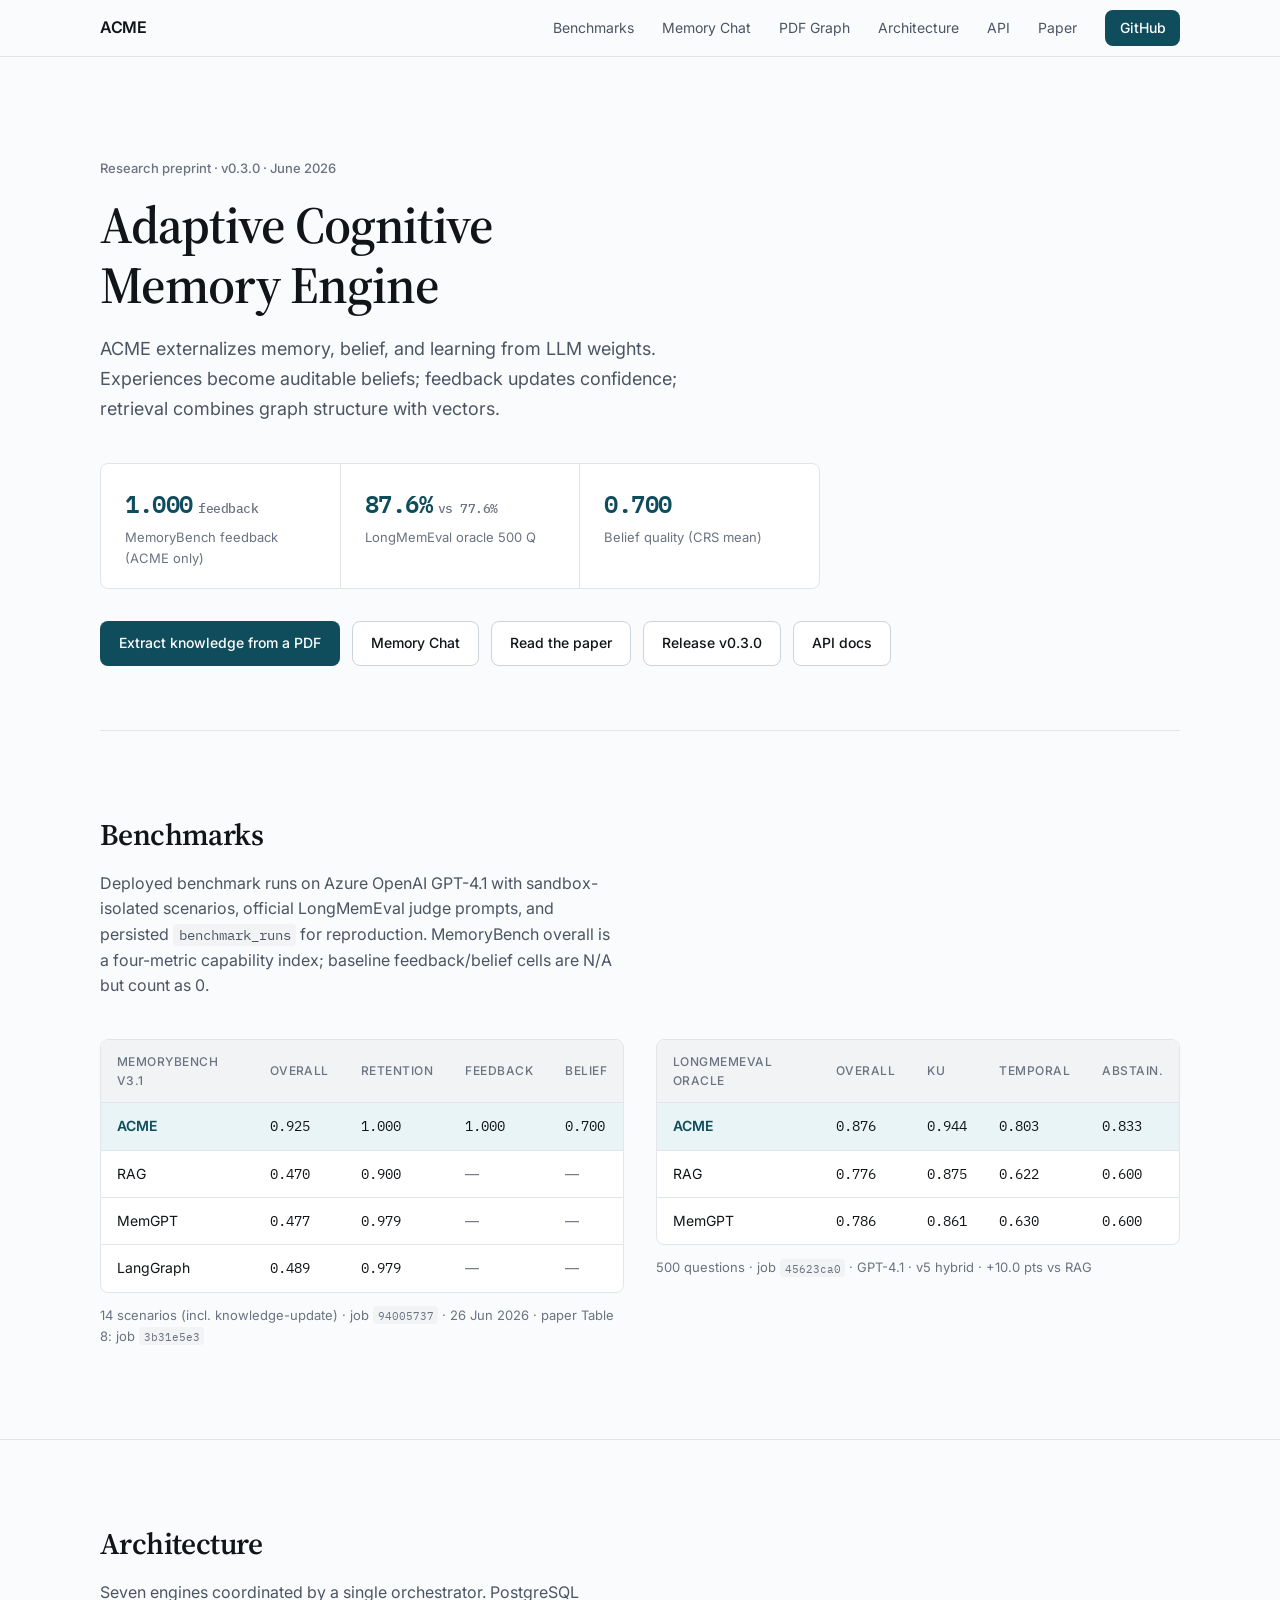
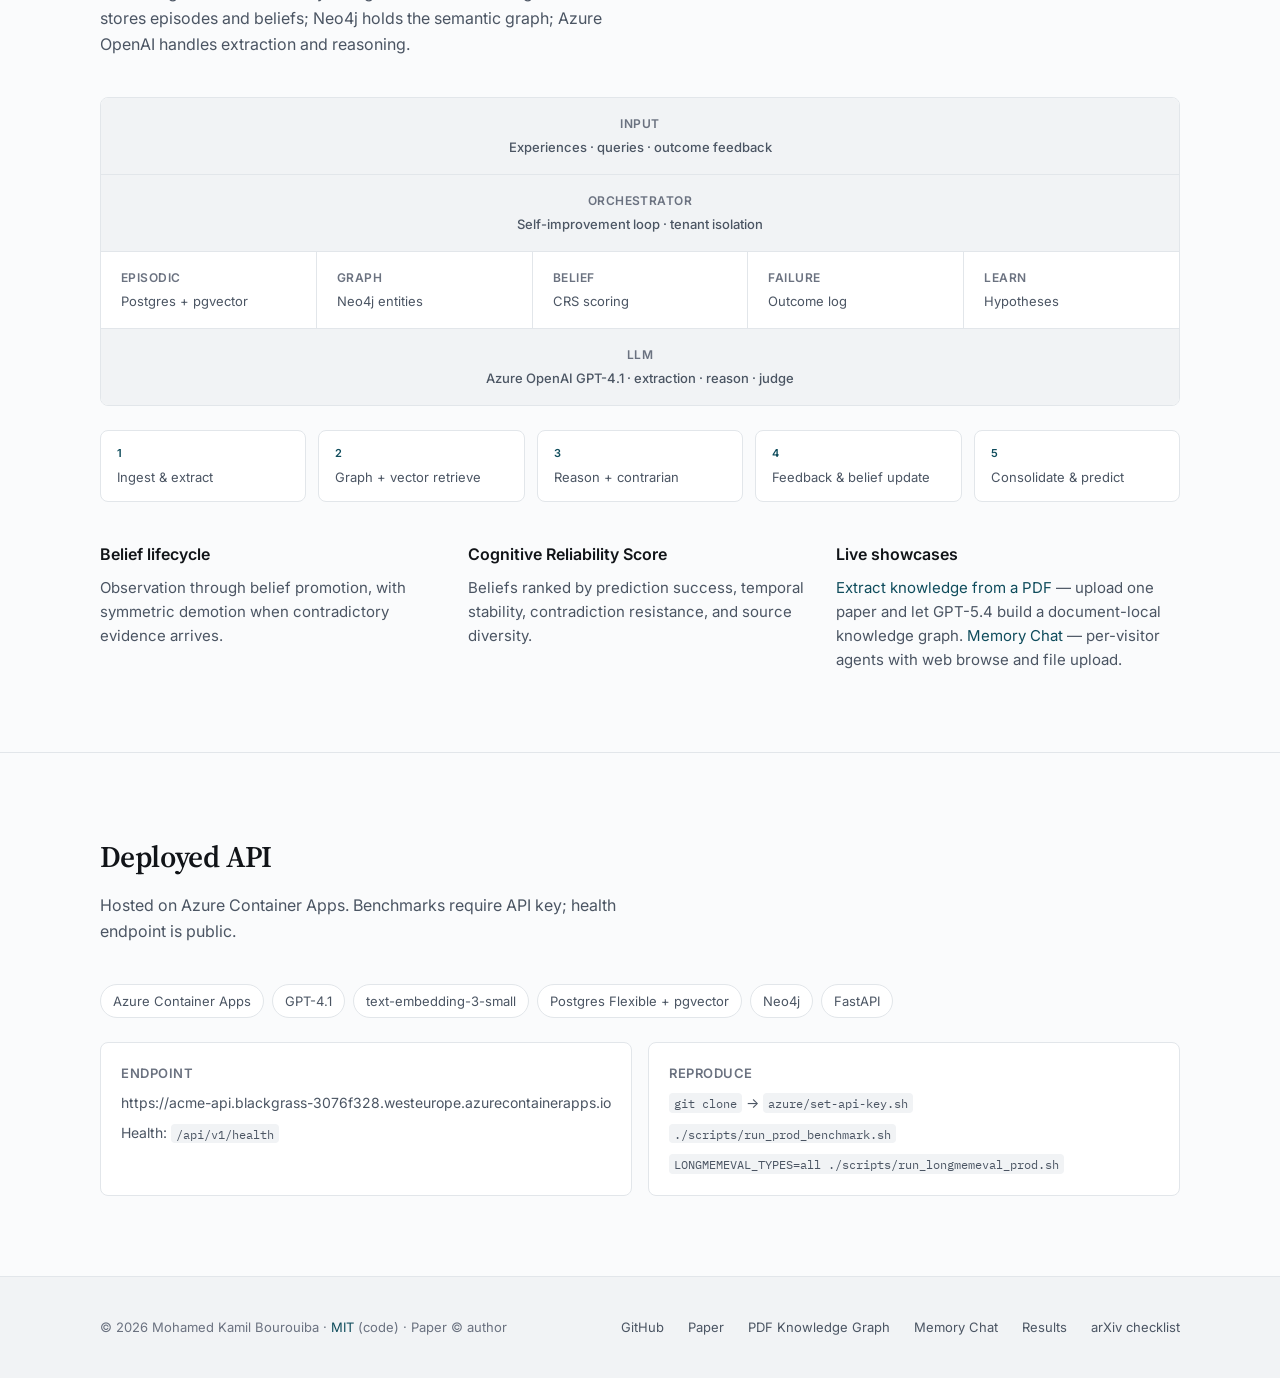
<file: index.html>
<!DOCTYPE html>
<html lang="en">
<head>
  <meta charset="UTF-8">
  <meta name="viewport" content="width=device-width, initial-scale=1.0, viewport-fit=cover">
  <title>ACME — Adaptive Cognitive Memory Engine</title>
  <meta name="description" content="External cognitive memory for LLMs. MemoryBench belief+feedback metrics; LongMemEval oracle 87.6%. Azure OpenAI GPT-4.1 benchmarks.">
  <meta property="og:title" content="ACME — Adaptive Cognitive Memory Engine">
  <meta property="og:description" content="Belief lifecycle, graph memory, and reproducible benchmarks on MemoryBench and LongMemEval.">
  <meta property="og:type" content="website">
  <link rel="preconnect" href="https://fonts.googleapis.com">
  <link rel="preconnect" href="https://fonts.gstatic.com" crossorigin>
  <link href="https://fonts.googleapis.com/css2?family=IBM+Plex+Mono:wght@500;600&family=Inter:wght@400;500;600&family=Source+Serif+4:opsz,wght@8..60,600&display=swap" rel="stylesheet">
  <link rel="stylesheet" href="assets/style.css?v=3">
</head>
<body>
  <nav class="nav">
    <div class="container nav-inner">
      <a class="logo" href="#">ACME</a>
      <button class="menu-btn" type="button" aria-label="Menu" aria-expanded="false" id="nav-menu-btn">☰</button>
      <div class="nav-links">
        <a href="#benchmarks">Benchmarks</a>
        <a href="https://acme-api.blackgrass-3076f328.westeurope.azurecontainerapps.io/api/v1/chat/" target="_blank" rel="noopener">Memory Chat</a>
        <a href="https://acme-api.blackgrass-3076f328.westeurope.azurecontainerapps.io/" target="_blank" rel="noopener">PDF Graph</a>
        <a href="#architecture">Architecture</a>
        <a href="#stack">API</a>
        <a href="PAPER.pdf" target="_blank" rel="noopener">Paper</a>
        <a class="nav-cta" href="https://github.com/KamilBourouiba/ACME" target="_blank" rel="noopener">GitHub</a>
      </div>
    </div>
  </nav>

  <header class="hero container">
    <p class="hero-eyebrow">Research preprint · v0.3.0 · June 2026</p>
    <h1>Adaptive Cognitive Memory Engine</h1>
    <p class="hero-lead">
      ACME externalizes memory, belief, and learning from LLM weights.
      Experiences become auditable beliefs; feedback updates confidence; retrieval combines graph structure with vectors.
    </p>
    <div class="metrics">
      <div class="metric">
        <div class="metric-value">1.000<span>feedback</span></div>
        <div class="metric-label">MemoryBench feedback (ACME only)</div>
      </div>
      <div class="metric">
        <div class="metric-value">87.6%<span>vs 77.6%</span></div>
        <div class="metric-label">LongMemEval oracle 500 Q</div>
      </div>
      <div class="metric">
        <div class="metric-value">0.700</div>
        <div class="metric-label">Belief quality (CRS mean)</div>
      </div>
    </div>
    <div class="hero-actions">
      <a class="btn btn-primary" href="https://acme-api.blackgrass-3076f328.westeurope.azurecontainerapps.io/" target="_blank" rel="noopener">Extract knowledge from a PDF</a>
      <a class="btn btn-outline" href="https://acme-api.blackgrass-3076f328.westeurope.azurecontainerapps.io/api/v1/chat/" target="_blank" rel="noopener">Memory Chat</a>
      <a class="btn btn-outline" href="PAPER.pdf" target="_blank" rel="noopener">Read the paper</a>
      <a class="btn btn-outline" href="https://github.com/KamilBourouiba/ACME/releases/tag/v0.3.0-longmemeval-v5" target="_blank" rel="noopener">Release v0.3.0</a>
      <a class="btn btn-outline" href="https://acme-api.blackgrass-3076f328.westeurope.azurecontainerapps.io/docs" target="_blank" rel="noopener">API docs</a>
    </div>
  </header>

  <section id="benchmarks">
    <div class="container">
      <div class="section-header">
        <h2>Benchmarks</h2>
        <p>
          Deployed benchmark runs on Azure OpenAI GPT-4.1 with sandbox-isolated scenarios,
          official LongMemEval judge prompts, and persisted <code>benchmark_runs</code> for reproduction.
          MemoryBench overall is a four-metric capability index; baseline feedback/belief cells are N/A but count as 0.
        </p>
      </div>

      <div class="bench-grid">
        <div class="bench-card">
          <div class="table-wrap bench-table">
            <table>
              <thead>
                <tr>
                  <th>MemoryBench v3.1</th>
                  <th>Overall</th>
                  <th>Retention</th>
                  <th>Feedback</th>
                  <th>Belief</th>
                </tr>
              </thead>
              <tbody>
                <tr class="highlight">
                  <td>ACME</td>
                  <td class="num">0.925</td>
                  <td class="num">1.000</td>
                  <td class="num">1.000</td>
                  <td class="num">0.700</td>
                </tr>
                <tr>
                  <td>RAG</td>
                  <td class="num">0.470</td>
                  <td class="num">0.900</td>
                  <td class="na">—</td>
                  <td class="na">—</td>
                </tr>
                <tr>
                  <td>MemGPT</td>
                  <td class="num">0.477</td>
                  <td class="num">0.979</td>
                  <td class="na">—</td>
                  <td class="na">—</td>
                </tr>
                <tr>
                  <td>LangGraph</td>
                  <td class="num">0.489</td>
                  <td class="num">0.979</td>
                  <td class="na">—</td>
                  <td class="na">—</td>
                </tr>
              </tbody>
            </table>
          </div>
          <p class="caption">14 scenarios (incl. knowledge-update) · job <code>94005737</code> · 26 Jun 2026 · paper Table 8: job <code>3b31e5e3</code></p>
        </div>

        <div class="bench-card">
          <div class="table-wrap bench-table">
            <table>
              <thead>
                <tr>
                  <th>LongMemEval oracle</th>
                  <th>Overall</th>
                  <th>KU</th>
                  <th>Temporal</th>
                  <th>Abstain.</th>
                </tr>
              </thead>
              <tbody>
                <tr class="highlight">
                  <td>ACME</td>
                  <td class="num">0.876</td>
                  <td class="num">0.944</td>
                  <td class="num">0.803</td>
                  <td class="num">0.833</td>
                </tr>
                <tr>
                  <td>RAG</td>
                  <td class="num">0.776</td>
                  <td class="num">0.875</td>
                  <td class="num">0.622</td>
                  <td class="num">0.600</td>
                </tr>
                <tr>
                  <td>MemGPT</td>
                  <td class="num">0.786</td>
                  <td class="num">0.861</td>
                  <td class="num">0.630</td>
                  <td class="num">0.600</td>
                </tr>
              </tbody>
            </table>
          </div>
          <p class="caption">500 questions · job <code>45623ca0</code> · GPT-4.1 · v5 hybrid · +10.0 pts vs RAG</p>
        </div>
      </div>
    </div>
  </section>

  <section id="architecture">
    <div class="container">
      <div class="section-header">
        <h2>Architecture</h2>
        <p>
          Seven engines coordinated by a single orchestrator.
          PostgreSQL stores episodes and beliefs; Neo4j holds the semantic graph; Azure OpenAI handles extraction and reasoning.
        </p>
      </div>

      <div class="arch-flow">
        <div class="arch-row">
          <div class="arch-node arch-center" style="flex: 2;">
            <strong>Input</strong>
            <span>Experiences · queries · outcome feedback</span>
          </div>
        </div>
        <div class="arch-row">
          <div class="arch-node arch-center" style="flex: 2;">
            <strong>Orchestrator</strong>
            <span>Self-improvement loop · tenant isolation</span>
          </div>
        </div>
        <div class="arch-row">
          <div class="arch-node">
            <strong>Episodic</strong>
            <span>Postgres + pgvector</span>
          </div>
          <div class="arch-node">
            <strong>Graph</strong>
            <span>Neo4j entities</span>
          </div>
          <div class="arch-node">
            <strong>Belief</strong>
            <span>CRS scoring</span>
          </div>
          <div class="arch-node">
            <strong>Failure</strong>
            <span>Outcome log</span>
          </div>
          <div class="arch-node">
            <strong>Learn</strong>
            <span>Hypotheses</span>
          </div>
        </div>
        <div class="arch-row">
          <div class="arch-node arch-center" style="flex: 2;">
            <strong>LLM</strong>
            <span>Azure OpenAI GPT-4.1 · extraction · reason · judge</span>
          </div>
        </div>
      </div>

      <div class="arch-pipeline">
        <div class="arch-step"><em>1</em>Ingest &amp; extract</div>
        <div class="arch-step"><em>2</em>Graph + vector retrieve</div>
        <div class="arch-step"><em>3</em>Reason + contrarian</div>
        <div class="arch-step"><em>4</em>Feedback &amp; belief update</div>
        <div class="arch-step"><em>5</em>Consolidate &amp; predict</div>
      </div>

      <div class="features" style="margin-top: 2.5rem;">
        <div class="feature">
          <h3>Belief lifecycle</h3>
          <p>Observation through belief promotion, with symmetric demotion when contradictory evidence arrives.</p>
        </div>
        <div class="feature">
          <h3>Cognitive Reliability Score</h3>
          <p>Beliefs ranked by prediction success, temporal stability, contradiction resistance, and source diversity.</p>
        </div>
        <div class="feature">
          <h3>Live showcases</h3>
          <p><a href="https://acme-api.blackgrass-3076f328.westeurope.azurecontainerapps.io/" target="_blank" rel="noopener">Extract knowledge from a PDF</a> — upload one paper and let GPT-5.4 build a document-local knowledge graph. <a href="https://acme-api.blackgrass-3076f328.westeurope.azurecontainerapps.io/api/v1/chat/" target="_blank" rel="noopener">Memory Chat</a> — per-visitor agents with web browse and file upload.</p>
        </div>
      </div>
    </div>
  </section>

  <section id="stack">
    <div class="container">
      <div class="section-header">
        <h2>Deployed API</h2>
        <p>Hosted on Azure Container Apps. Benchmarks require API key; health endpoint is public.</p>
      </div>

      <div class="stack-list">
        <span>Azure Container Apps</span>
        <span>GPT-4.1</span>
        <span>text-embedding-3-small</span>
        <span>Postgres Flexible + pgvector</span>
        <span>Neo4j</span>
        <span>FastAPI</span>
      </div>

      <div class="info-grid">
        <div class="info-card">
          <h3>Endpoint</h3>
          <p>https://acme-api.blackgrass-3076f328.westeurope.azurecontainerapps.io</p>
          <p>Health: <code>/api/v1/health</code></p>
        </div>
        <div class="info-card">
          <h3>Reproduce</h3>
          <p><code>git clone</code> → <code>azure/set-api-key.sh</code></p>
          <p><code>./scripts/run_prod_benchmark.sh</code></p>
          <p><code>LONGMEMEVAL_TYPES=all ./scripts/run_longmemeval_prod.sh</code></p>
        </div>
      </div>
    </div>
  </section>

  <footer>
    <div class="container footer-inner">
      <div>© 2026 Mohamed Kamil Bourouiba · <a href="https://github.com/KamilBourouiba/ACME/blob/main/LICENSE">MIT</a> (code) · Paper © author</div>
      <div class="footer-links">
        <a href="https://github.com/KamilBourouiba/ACME" target="_blank" rel="noopener">GitHub</a>
        <a href="PAPER.pdf" target="_blank" rel="noopener">Paper</a>
        <a href="https://acme-api.blackgrass-3076f328.westeurope.azurecontainerapps.io/" target="_blank" rel="noopener">PDF Knowledge Graph</a>
        <a href="https://acme-api.blackgrass-3076f328.westeurope.azurecontainerapps.io/api/v1/chat/" target="_blank" rel="noopener">Memory Chat</a>
        <a href="https://github.com/KamilBourouiba/ACME/blob/main/docs/BENCHMARK_RESULTS.md" target="_blank" rel="noopener">Results</a>
        <a href="https://github.com/KamilBourouiba/ACME/blob/main/docs/ARXIV_SUBMISSION.md" target="_blank" rel="noopener">arXiv checklist</a>
      </div>
    </div>
  </footer>
  <script src="assets/site.js" defer></script>
</body>
</html>
</file>
<file: assets/style.css>
:root {
  --bg: #fafbfc;
  --bg-subtle: #f1f3f5;
  --surface: #ffffff;
  --border: #e2e6ea;
  --border-strong: #cdd3da;
  --text: #111418;
  --text-secondary: #4b5563;
  --text-muted: #6b7280;
  --accent: #0f4c5c;
  --accent-light: #e8f4f6;
  --accent-hover: #0a3a47;
  --positive: #047857;
  --max: 1080px;
  --narrow: 640px;
  --radius: 8px;
  --font: "Inter", system-ui, -apple-system, sans-serif;
  --serif: "Source Serif 4", Georgia, serif;
  --mono: "IBM Plex Mono", ui-monospace, monospace;
}

*,
*::before,
*::after {
  box-sizing: border-box;
}

html {
  scroll-behavior: smooth;
}

body {
  margin: 0;
  font-family: var(--font);
  font-size: 1rem;
  line-height: 1.6;
  color: var(--text);
  background: var(--bg);
  -webkit-font-smoothing: antialiased;
}

a {
  color: var(--accent);
  text-decoration: none;
}

a:hover {
  text-decoration: underline;
}

code {
  font-family: var(--mono);
  font-size: 0.875em;
  background: var(--bg-subtle);
  padding: 0.15em 0.4em;
  border-radius: 4px;
}

.container {
  width: min(var(--max), calc(100% - 2rem));
  margin-inline: auto;
  padding-inline: max(0px, env(safe-area-inset-left)) max(0px, env(safe-area-inset-right));
}

/* —— Nav —— */
.nav {
  position: sticky;
  top: 0;
  z-index: 50;
  background: rgba(250, 251, 252, 0.92);
  backdrop-filter: blur(8px);
  border-bottom: 1px solid var(--border);
}

.nav-inner {
  display: flex;
  align-items: center;
  justify-content: space-between;
  height: 3.5rem;
  gap: 1rem;
}

.logo {
  font-weight: 600;
  font-size: 1rem;
  letter-spacing: -0.02em;
  color: var(--text);
  text-decoration: none;
}

.logo:hover {
  text-decoration: none;
}

.nav-links {
  display: flex;
  align-items: center;
  gap: 1.75rem;
  font-size: 0.875rem;
}

.nav-links a {
  color: var(--text-secondary);
  text-decoration: none;
}

.nav-links a:hover {
  color: var(--text);
  text-decoration: none;
}

.nav-cta {
  padding: 0.4rem 0.9rem;
  background: var(--accent);
  color: #fff !important;
  border-radius: var(--radius);
  font-weight: 500;
}

.nav-cta:hover {
  background: var(--accent-hover);
}

.menu-btn {
  display: none;
  background: none;
  border: 1px solid var(--border);
  border-radius: var(--radius);
  padding: 0.35rem 0.6rem;
  font-size: 1.1rem;
  cursor: pointer;
  color: var(--text);
}

/* —— Hero —— */
.hero {
  padding: clamp(3.5rem, 8vw, 5.5rem) 0 clamp(3rem, 6vw, 4rem);
  border-bottom: 1px solid var(--border);
}

.hero-eyebrow {
  font-size: 0.8125rem;
  font-weight: 500;
  color: var(--text-muted);
  margin-bottom: 1rem;
}

.hero h1 {
  font-family: var(--serif);
  font-size: clamp(2.25rem, 5vw, 3.25rem);
  font-weight: 600;
  line-height: 1.15;
  letter-spacing: -0.02em;
  margin: 0 0 1.25rem;
  max-width: 18ch;
}

.hero-lead {
  font-size: 1.125rem;
  color: var(--text-secondary);
  max-width: var(--narrow);
  margin: 0 0 2.5rem;
  line-height: 1.65;
}

.metrics {
  display: grid;
  grid-template-columns: repeat(3, 1fr);
  gap: 1px;
  background: var(--border);
  border: 1px solid var(--border);
  border-radius: var(--radius);
  overflow: hidden;
  margin-bottom: 2rem;
  max-width: 720px;
}

.metric {
  background: var(--surface);
  padding: 1.25rem 1.5rem;
}

.metric-value {
  font-family: var(--mono);
  font-size: 1.5rem;
  font-weight: 600;
  color: var(--accent);
  letter-spacing: -0.02em;
}

.metric-value span {
  font-size: 0.8125rem;
  font-weight: 500;
  color: var(--text-muted);
  margin-left: 0.35rem;
}

.metric-label {
  font-size: 0.8125rem;
  color: var(--text-muted);
  margin-top: 0.25rem;
}

.hero-actions {
  display: flex;
  flex-wrap: wrap;
  gap: 0.75rem;
}

.btn {
  display: inline-flex;
  align-items: center;
  padding: 0.625rem 1.125rem;
  font-size: 0.875rem;
  font-weight: 500;
  border-radius: var(--radius);
  text-decoration: none;
  border: 1px solid transparent;
}

.btn:hover {
  text-decoration: none;
}

.btn-primary {
  background: var(--accent);
  color: #fff;
}

.btn-primary:hover {
  background: var(--accent-hover);
}

.btn-outline {
  background: var(--surface);
  color: var(--text);
  border-color: var(--border-strong);
}

.btn-outline:hover {
  border-color: var(--text-muted);
}

/* —— Sections —— */
section {
  padding: clamp(3.5rem, 7vw, 5rem) 0;
}

section + section {
  border-top: 1px solid var(--border);
}

.section-header {
  margin-bottom: 2.5rem;
}

.section-header h2 {
  font-family: var(--serif);
  font-size: clamp(1.5rem, 3vw, 1.875rem);
  font-weight: 600;
  letter-spacing: -0.02em;
  margin: 0 0 0.75rem;
}

.section-header p {
  margin: 0;
  color: var(--text-secondary);
  max-width: 52ch;
  font-size: 1rem;
}

/* —— Tables —— */
.table-wrap {
  border: 1px solid var(--border);
  border-radius: var(--radius);
  overflow-x: auto;
  background: var(--surface);
}

table {
  width: 100%;
  border-collapse: collapse;
  font-size: 0.875rem;
}

th,
td {
  padding: 0.75rem 1rem;
  text-align: left;
  border-bottom: 1px solid var(--border);
}

th {
  font-weight: 500;
  color: var(--text-muted);
  font-size: 0.75rem;
  text-transform: uppercase;
  letter-spacing: 0.04em;
  background: var(--bg-subtle);
}

tr:last-child td {
  border-bottom: none;
}

td.num {
  font-family: var(--mono);
  font-variant-numeric: tabular-nums;
}

tr.highlight td:first-child {
  font-weight: 600;
  color: var(--accent);
}

tr.highlight {
  background: var(--accent-light);
}

td.na {
  color: var(--text-muted);
}

.caption {
  margin-top: 0.75rem;
  font-size: 0.8125rem;
  color: var(--text-muted);
}

.bench-grid {
  display: grid;
  gap: 2.5rem;
}

@media (min-width: 900px) {
  .bench-grid {
    grid-template-columns: 1fr 1fr;
    gap: 2rem;
  }
}

/* —— Architecture —— */
.arch-flow {
  display: flex;
  flex-direction: column;
  gap: 0;
  border: 1px solid var(--border);
  border-radius: var(--radius);
  background: var(--surface);
  overflow: hidden;
}

.arch-row {
  display: flex;
  flex-wrap: wrap;
  align-items: stretch;
  border-bottom: 1px solid var(--border);
}

.arch-row:last-child {
  border-bottom: none;
}

.arch-node {
  flex: 1;
  min-width: 120px;
  padding: 1rem 1.25rem;
  border-right: 1px solid var(--border);
  font-size: 0.8125rem;
}

.arch-node:last-child {
  border-right: none;
}

.arch-node strong {
  display: block;
  font-size: 0.75rem;
  font-weight: 600;
  text-transform: uppercase;
  letter-spacing: 0.04em;
  color: var(--text-muted);
  margin-bottom: 0.25rem;
}

.arch-node span {
  color: var(--text-secondary);
}

.arch-center {
  background: var(--bg-subtle);
  text-align: center;
  font-weight: 500;
}

.arch-pipeline {
  display: grid;
  grid-template-columns: repeat(auto-fit, minmax(130px, 1fr));
  gap: 0.75rem;
  margin-top: 1.5rem;
}

.arch-step {
  padding: 0.875rem 1rem;
  background: var(--surface);
  border: 1px solid var(--border);
  border-radius: var(--radius);
  font-size: 0.8125rem;
  color: var(--text-secondary);
}

.arch-step em {
  display: block;
  font-style: normal;
  font-weight: 600;
  color: var(--accent);
  font-size: 0.6875rem;
  text-transform: uppercase;
  letter-spacing: 0.05em;
  margin-bottom: 0.25rem;
}

/* —— Features —— */
.features {
  display: grid;
  grid-template-columns: repeat(auto-fit, minmax(260px, 1fr));
  gap: 1.5rem;
}

.feature h3 {
  font-size: 1rem;
  font-weight: 600;
  margin: 0 0 0.5rem;
}

.feature p {
  margin: 0;
  font-size: 0.9375rem;
  color: var(--text-secondary);
  line-height: 1.6;
}

/* —— Stack —— */
.stack-list {
  display: flex;
  flex-wrap: wrap;
  gap: 0.5rem;
  margin-bottom: 1.5rem;
}

.stack-list span {
  font-size: 0.8125rem;
  padding: 0.35rem 0.75rem;
  background: var(--surface);
  border: 1px solid var(--border);
  border-radius: 999px;
  color: var(--text-secondary);
}

.info-grid {
  display: grid;
  grid-template-columns: repeat(auto-fit, minmax(280px, 1fr));
  gap: 1rem;
}

.info-card {
  padding: 1.25rem;
  background: var(--surface);
  border: 1px solid var(--border);
  border-radius: var(--radius);
  font-size: 0.875rem;
}

.info-card h3 {
  font-size: 0.8125rem;
  font-weight: 600;
  text-transform: uppercase;
  letter-spacing: 0.04em;
  color: var(--text-muted);
  margin: 0 0 0.5rem;
}

.info-card p {
  margin: 0;
  color: var(--text-secondary);
  overflow-wrap: anywhere;
  word-break: normal;
}

.info-card p + p {
  margin-top: 0.5rem;
}

/* —— Footer —— */
footer {
  padding: 2.5rem 0;
  border-top: 1px solid var(--border);
  background: var(--bg-subtle);
}

.footer-inner {
  display: flex;
  flex-wrap: wrap;
  justify-content: space-between;
  align-items: center;
  gap: 1rem;
  font-size: 0.8125rem;
  color: var(--text-muted);
}

.footer-links {
  display: flex;
  gap: 1.5rem;
}

.footer-links a {
  color: var(--text-secondary);
  text-decoration: none;
}

.footer-links a:hover {
  color: var(--text);
}

/* —— Mobile —— */
@media (max-width: 768px) {
  .container {
    width: min(var(--max), calc(100% - 1.25rem));
  }

  .nav-links {
    display: none;
    position: absolute;
    top: 3.5rem;
    left: 0;
    right: 0;
    flex-direction: column;
    align-items: stretch;
    gap: 0;
    background: var(--surface);
    border-bottom: 1px solid var(--border);
    padding: 0.5rem 1rem max(1rem, env(safe-area-inset-bottom));
    box-shadow: 0 8px 24px rgba(17, 20, 24, 0.08);
  }

  .nav-links.open {
    display: flex;
  }

  .nav-links a {
    padding: 0.75rem 0;
    border-bottom: 1px solid var(--border);
    min-height: 44px;
    display: flex;
    align-items: center;
  }

  .nav-links a:last-child {
    border-bottom: none;
  }

  .nav-cta {
    justify-content: center;
    margin-top: 0.25rem;
  }

  .nav-inner {
    position: relative;
  }

  .menu-btn {
    display: block;
    min-width: 44px;
    min-height: 44px;
  }

  .hero {
    padding-top: max(2.5rem, env(safe-area-inset-top));
  }

  .hero h1 {
    max-width: none;
    font-size: clamp(1.85rem, 8vw, 2.5rem);
  }

  .hero-lead {
    max-width: none;
    font-size: 1rem;
    margin-bottom: 2rem;
  }

  .metrics {
    grid-template-columns: 1fr;
    max-width: none;
  }

  .metric {
    padding: 1rem 1.125rem;
  }

  .metric-value {
    font-size: 1.35rem;
  }

  .hero-actions {
    flex-direction: column;
    align-items: stretch;
  }

  .hero-actions .btn {
    justify-content: center;
    width: 100%;
    min-height: 44px;
  }

  section {
    padding: clamp(2.5rem, 6vw, 3.5rem) 0;
  }

  .section-header {
    margin-bottom: 1.75rem;
  }

  .section-header p {
    max-width: none;
    font-size: 0.9375rem;
  }

  .bench-grid {
    gap: 2rem;
  }

  .table-wrap {
    -webkit-overflow-scrolling: touch;
  }

  .bench-table table {
    min-width: 520px;
  }

  th,
  td {
    padding: 0.65rem 0.75rem;
    font-size: 0.8125rem;
  }

  .caption {
    font-size: 0.75rem;
    line-height: 1.5;
  }

  .arch-row {
    flex-direction: column;
  }

  .arch-node {
    min-width: 0;
    width: 100%;
    border-right: none;
    border-bottom: 1px solid var(--border);
    padding: 0.875rem 1rem;
  }

  .arch-node:last-child {
    border-bottom: none;
  }

  .arch-pipeline {
    grid-template-columns: 1fr;
    gap: 0.5rem;
  }

  .features {
    grid-template-columns: 1fr;
    gap: 1.25rem;
  }

  .stack-list span {
    font-size: 0.75rem;
  }

  .info-grid {
    grid-template-columns: 1fr;
  }

  .footer-inner {
    flex-direction: column;
    align-items: flex-start;
    gap: 1.25rem;
  }

  .footer-links {
    flex-wrap: wrap;
    gap: 1rem 1.25rem;
  }
}

@media (max-width: 480px) {
  .hero-eyebrow {
    font-size: 0.75rem;
    line-height: 1.45;
  }

  .bench-table table {
    min-width: 0;
    font-size: 0.75rem;
  }

  .bench-table thead {
    display: none;
  }

  .bench-table tbody tr {
    display: grid;
    grid-template-columns: 1fr 1fr;
    gap: 0.35rem 0.75rem;
    padding: 0.875rem 1rem;
    border-bottom: 1px solid var(--border);
  }

  .bench-table tbody tr:last-child {
    border-bottom: none;
  }

  .bench-table tbody tr.highlight {
    background: var(--accent-light);
  }

  .bench-table td {
    border: none;
    padding: 0;
  }

  .bench-table td:first-child {
    grid-column: 1 / -1;
    font-weight: 600;
    font-size: 0.875rem;
    margin-bottom: 0.15rem;
  }

  .bench-table td.num::before,
  .bench-table td.na::before {
    display: block;
    font-size: 0.625rem;
    font-weight: 500;
    text-transform: uppercase;
    letter-spacing: 0.04em;
    color: var(--text-muted);
    margin-bottom: 0.15rem;
    font-family: var(--font);
  }

  .bench-table tr.highlight td:nth-child(2)::before { content: "Overall"; }
  .bench-table tr.highlight td:nth-child(3)::before { content: "Retention"; }
  .bench-table tr.highlight td:nth-child(4)::before { content: "Feedback"; }
  .bench-table tr.highlight td:nth-child(5)::before { content: "Belief"; }

  .bench-table tr:not(.highlight) td:nth-child(2)::before { content: "Overall"; }
  .bench-table tr:not(.highlight) td:nth-child(3)::before { content: "Retention"; }
  .bench-table tr:not(.highlight) td:nth-child(4)::before { content: "Feedback"; }
  .bench-table tr:not(.highlight) td:nth-child(5)::before { content: "Belief"; }

  /* LongMemEval table has KU/Temporal/Abstain columns */
  .bench-card:last-child .bench-table tr.highlight td:nth-child(3)::before { content: "KU"; }
  .bench-card:last-child .bench-table tr.highlight td:nth-child(4)::before { content: "Temporal"; }
  .bench-card:last-child .bench-table tr.highlight td:nth-child(5)::before { content: "Abstain."; }
  .bench-card:last-child .bench-table tr:not(.highlight) td:nth-child(3)::before { content: "KU"; }
  .bench-card:last-child .bench-table tr:not(.highlight) td:nth-child(4)::before { content: "Temporal"; }
  .bench-card:last-child .bench-table tr:not(.highlight) td:nth-child(5)::before { content: "Abstain."; }
}
</file>
